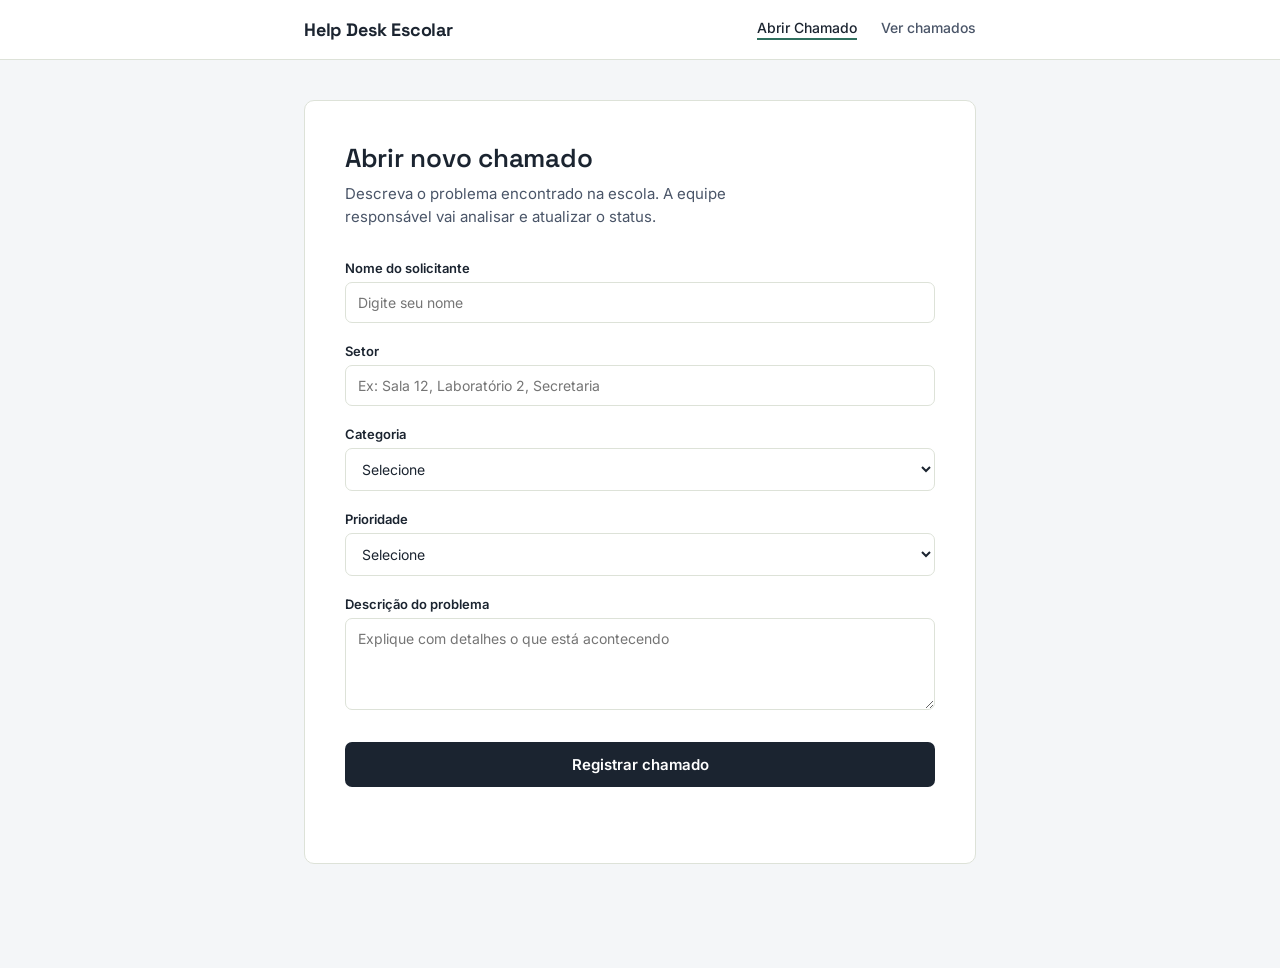
<file: index.html>
<!DOCTYPE html>
<html lang="pt-br">
<head>
    <meta charset="UTF-8">
    <meta name="viewport" content="width=device-width, initial-scale=1.0">
    <title>Help Desk Escolar - Abrir Chamado</title>
    <link rel="stylesheet" href="style.css">
</head>
<body>
    <header class="topo">
        <div class="topo-conteudo">
            <span class="topo-marca">Help Desk Escolar</span>
            <nav class="topo-nav">
                <a href="index.html" class="ativo">Abrir Chamado</a>
                <a href="chamados.html">Ver chamados</a>
            </nav>
        </div>
    </header>

    <main class="conteudo">
        <div class="cartao">
            <h1>Abrir novo chamado</h1>
            <p class="subtitulo">Descreva o problema encontrado na escola. A equipe responsável vai analisar e atualizar o status.</p>

            <form id="form-chamado" novalidate>
                <div class="campo">
                    <label for="nome">Nome do solicitante</label>
                    <input type="text" id="nome" name="nome" placeholder="Digite seu nome" required />
                </div>

                <div class="campo">
                    <label for="setor">Setor</label>
                    <input type="text" id="setor" name="setor" placeholder="Ex: Sala 12, Laboratório 2, Secretaria" required />
                </div>

                <div class="campo">
                    <label for="categoria">Categoria</label>
                    <select id="categoria" name="categoria" required>
                        <option value="" disabled selected>Selecione</option>
                        <option value="Computador/TI">Computador/TI</option>
                        <option value="Projetor/Áudio">Projetor/Áudio</option>
                        <option value="Internet/Wi-Fi">Internet/Wi-Fi</option>
                        <option value="Estrutura/Elétrica">Estrutura/Elétrica</option>
                    </select>
                </div>

                <div class="campo">
                    <label for="prioridade">Prioridade</label>
                    <select id="prioridade" name="prioridade" required>
                        <option value="" disabled selected>Selecione</option>
                        <option value="Baixa">Baixa</option>
                        <option value="Média">Média</option>
                        <option value="Alta">Alta</option>
                    </select>
                </div>

                <div class="campo">
                    <label for="descricao">Descrição do problema</label>
                    <textarea id="descricao" name="descricao" rows="4" placeholder="Explique com detalhes o que está acontecendo" required></textarea>
                </div>

                <button type="submit" class="botao-principal">Registrar chamado</button>
                <p id="mensagem-status" class="mensagem-status" role="status" aria-live="polite"></p>
            </form>
        </div>
    </main>

    <script src="storage.js"></script>
    <script src="app.js"></script>
</body>
</html>
</file>
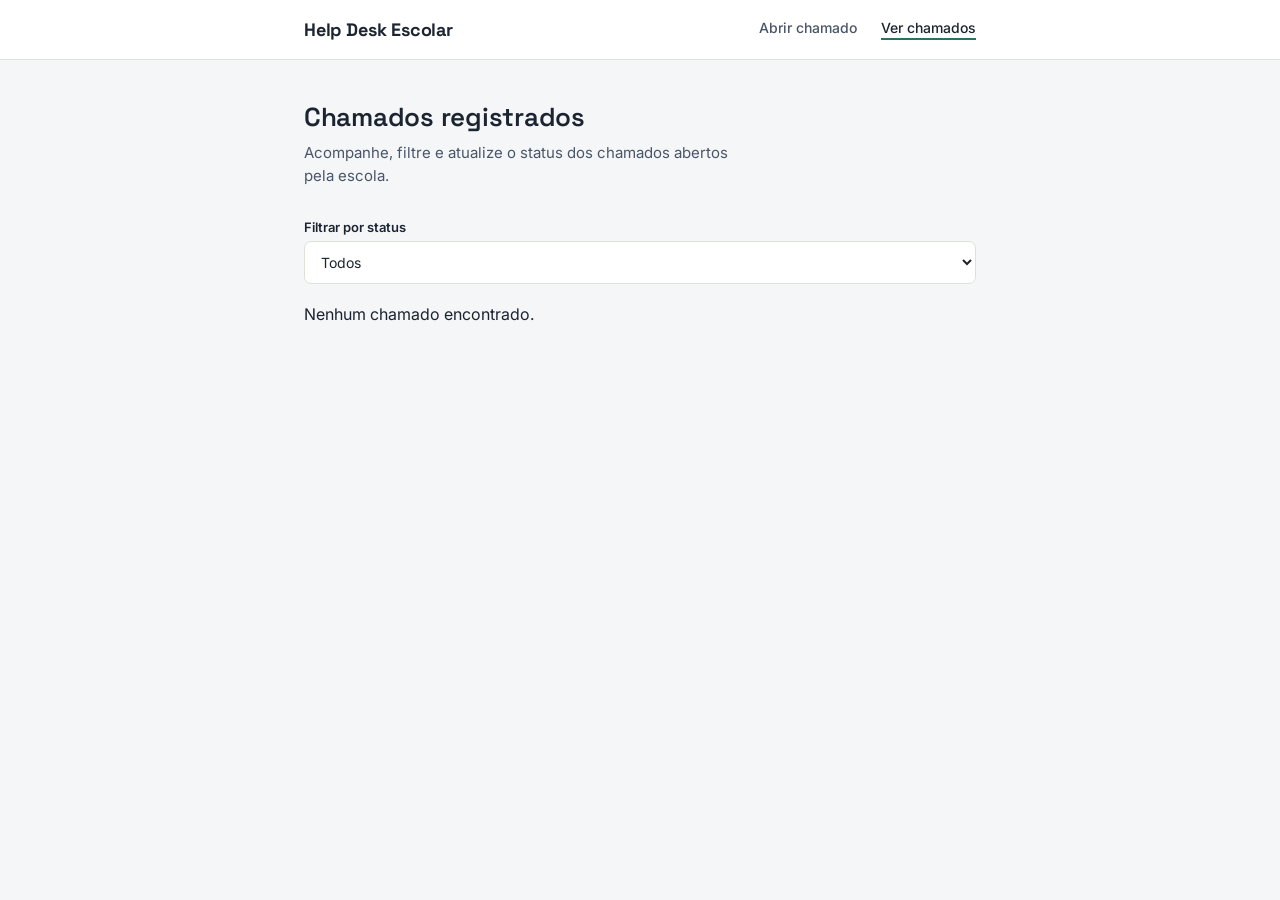
<file: chamados.html>
<!DOCTYPE html>
<html lang="pt-br">
<head>
    <meta charset="UTF-8">
    <meta name="viewport" content="width=device-width, initial-scale=1.0">
    <title>Help Desk Escolar - Ver Chamados</title>
    <link rel="stylesheet" href="style.css">
</head>
<body>
    <header class="topo">
        <div class="topo-conteudo">
            <span class="topo-marca">Help Desk Escolar</span>
            <nav class="topo-nav">
                <a href="index.html">Abrir chamado</a>
                <a href="chamados.html" class="ativo">Ver chamados</a>
            </nav>
        </div>
    </header>

    <main class="conteudo">
        <div class="cabecalho-lista">
            <h1>Chamados registrados</h1>
            <p class="subtitulo">Acompanhe, filtre e atualize o status dos chamados abertos pela escola.</p>

            <div class="campo">
                <label for="filtro-status">Filtrar por status</label>
                <select id="filtro-status">
                    <option value="todos">Todos</option>
                    <option value="aberto">Aberto</option>
                    <option value="em andamento">Em Andamento</option>
                    <option value="resolvido">Resolvido</option>
                </select>
            </div>
        </div>

        <div id="lista-chamados" class="lista-chamados"></div>

        <p id="mensagem-vazia" class="mensagem-vazia" hidden></p>
    </main>

    <script src="storage.js"></script>
    <script src="chamados.js"></script>
</body>
</html>
</file>
<file: style.css>
@import url('https://fonts.googleapis.com/css2?family=Space+Grotesk:wght@500;600;700&family=Inter:wght@400;500;600&display=swap');

:root {
    --tinta: #1B2430;
    --tinta-suave: #4A5568;
    --linha: #dde2d8;
    --fundo: #F4F6F8;
    --superficie: #FFFFFF;
    --sinal: #2F6F5E;
    --sinal-fundo: #E7F1EE;
    --alerta: #B5502F;
    --foco: #2F6F5E;
}

* {
    box-sizing: border-box;
}

body {
    margin: 0;
    font-family: 'Inter', system-ui, sans-serif;
    background: var(--fundo);
    color: var(--tinta);
}

h1, .topo-marca {
    font-family: 'Space Grotesk', 'Inter', system-ui, sans-serif;
}

/* Topo */
.topo {
    background: var(--superficie);
    border-bottom: 1px solid var(--linha);
}

.topo-conteudo {
    max-width: 720px;
    margin: 0 auto;
    padding: 18px 24px;
    display: flex;
    align-items: center;
    justify-content: space-between;
}

.topo-marca {
    font-size: 18px;
    font-weight: 700;
    letter-spacing: -0.01em;
}

.topo-nav {
    display: flex;
    gap: 24px;
}

.topo-nav a {
    color: var(--tinta-suave);
    text-decoration: none;
    font-size: 14px;
    font-weight: 500;
    padding-bottom: 2px;
    border-bottom: 2px solid transparent;
}

.topo-nav a:hover, .topo-nav a.ativo {
    color: var(--tinta);
    border-bottom-color: var(--sinal);
}

/* Conteudo principal */
.conteudo {
    max-width: 720px;
    margin: 0 auto;
    padding: 40px 24px 80px;
}

.cartao {
    background: var(--superficie);
    border: 1px solid var(--linha);
    border-radius: 10px;
    padding: 40px;
    margin-bottom: 24px;
}

h1 {
    font-size: 26px;
    font-weight: 600;
    margin: 0 0 8px;
    letter-spacing: -0.01em;
}

.subtitulo {
    margin: 0 0 32px;
    color: var(--tinta-suave);
    font-size: 15px;
    line-height: 1.5;
    max-width: 50ch;
}

/* Formulario */
.campo {
    margin-bottom: 20px;
}

label {
    display: block;
    font-size: 13px;
    font-weight: 600;
    color: var(--tinta);
    margin-bottom: 6px;
}

input, select, textarea {
    width: 100%;
    padding: 11px 12px;
    border: 1px solid var(--linha);
    border-radius: 7px;
    font-size: 14px;
    font-family: inherit;
    color: var(--tinta);
    background: var(--superficie);
}

input:focus, select:focus, textarea:focus {
    outline: none;
    border-color: var(--foco);
    box-shadow: 0 0 0 3px rgba(47, 111, 94, 0.15);
}

textarea {
    resize: vertical;
}

/* Botao */
.botao-principal {
    width: 100%;
    padding: 13px;
    background: var(--tinta);
    color: var(--superficie);
    border: none;
    border-radius: 7px;
    font-size: 15px;
    font-weight: 600;
    font-family: inherit;
    cursor: pointer;
    margin-top: 8px;
}

.botao-principal:hover {
    background: #2a3644;
}

/* Mensagem de status */
.mensagem-status {
    min-height: 20px;
    margin: 16px 0 0;
    font-size: 14px;
    font-weight: 500;
}

.mensagem-status.sucesso {
    color: var(--sinal);
}

.mensagem-status.erro {
    color: var(--alerta);
}

/* Cartoes de Chamados */
.cartao-chamado {
    background: var(--superficie);
    border: 1px solid var(--linha);
    border-radius: 10px;
    padding: 24px;
    margin-bottom: 16px;
}

.cartao-chamado-topo {
    display: flex;
    justify-content: space-between;
    align-items: center;
    margin-bottom: 12px;
}

.numero-chamado {
    font-weight: 700;
    color: var(--tinta-suave);
    font-size: 14px;
}

.badge-prioridade {
    font-size: 12px;
    font-weight: 600;
    padding: 4px 10px;
    border-radius: 20px;
    background: #E2E8F0;
}

.badge-prioridade.alta { background: #FEE2E2; color: #991B1B; }
.badge-prioridade.média { background: #FEF3C7; color: #92400E; }
.badge-prioridade.baixa { background: #ECFDF5; color: #065F46; }

.titulo-chamado {
    font-size: 18px;
    margin: 0 0 8px;
}

.descricao-chamado {
    font-size: 14px;
    color: var(--tinta-suave);
    margin: 0 0 16px;
    line-height: 1.5;
}

.detalhes-chamado {
    display: flex;
    flex-wrap: wrap;
    gap: 16px;
    font-size: 13px;
    color: var(--tinta-suave);
    margin-bottom: 16px;
    border-top: 1px solid var(--linha);
    padding-top: 12px;
}

.rodape-chamado {
    display: flex;
    align-items: center;
    justify-content: flex-end;
    gap: 12px;
    border-top: 1px solid var(--linha);
    padding-top: 12px;
}

.select-status {
    width: auto;
    padding: 6px 12px;
}

/* Responsivo */
@media (max-width: 560px) {
    .cartao {
        padding: 24px;
    }
}
</file>
